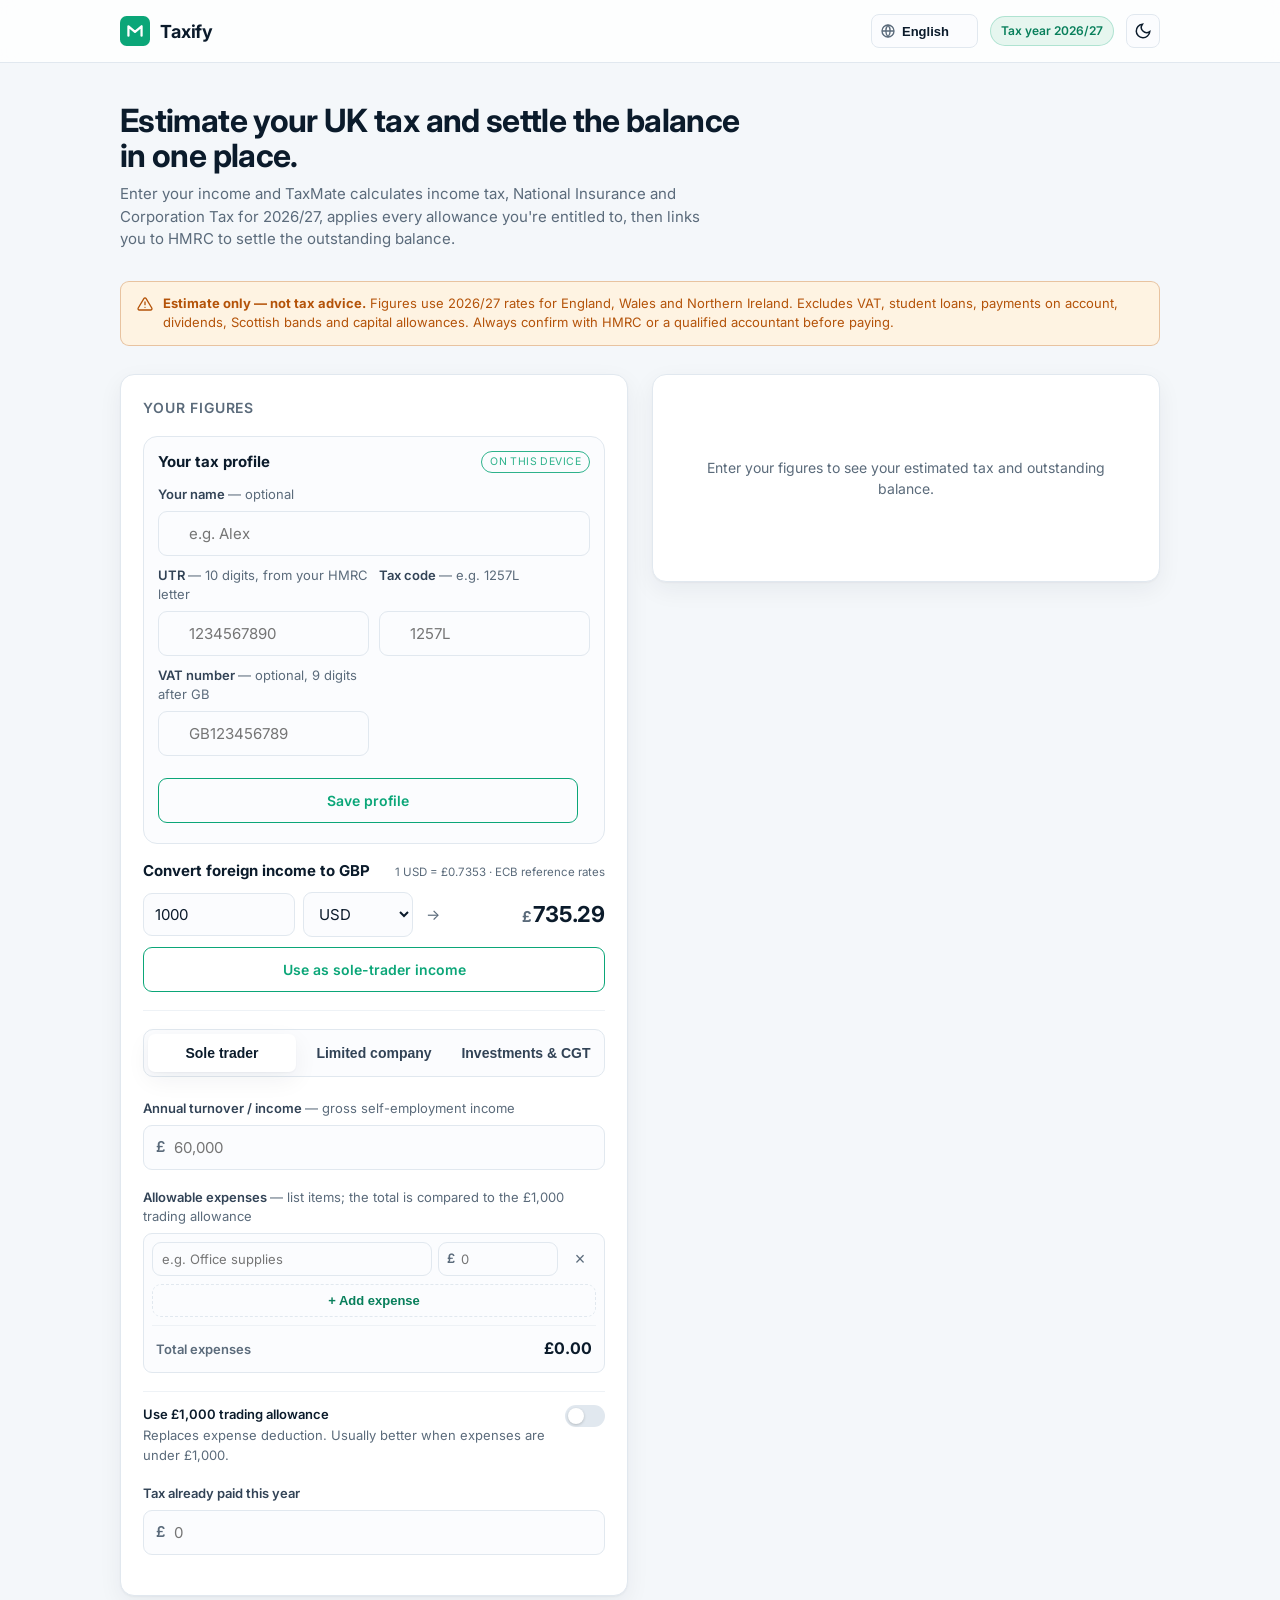
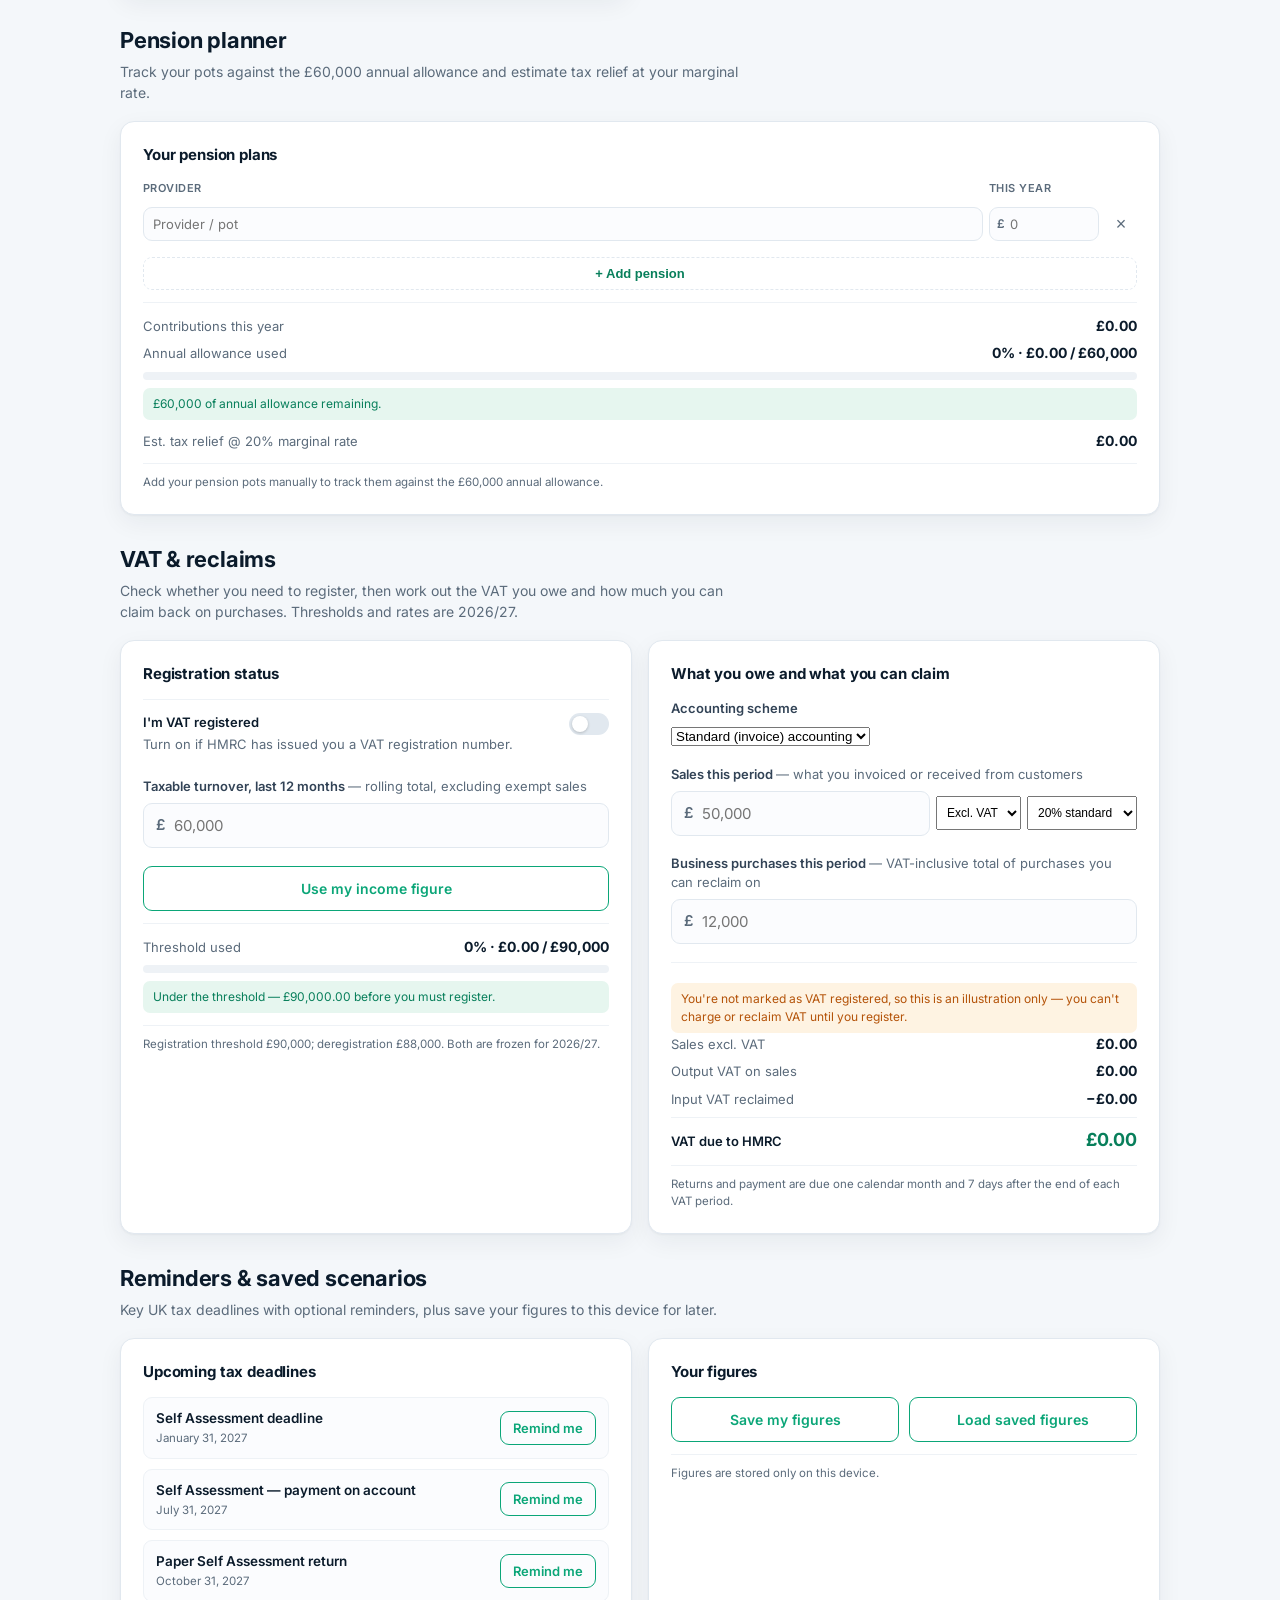
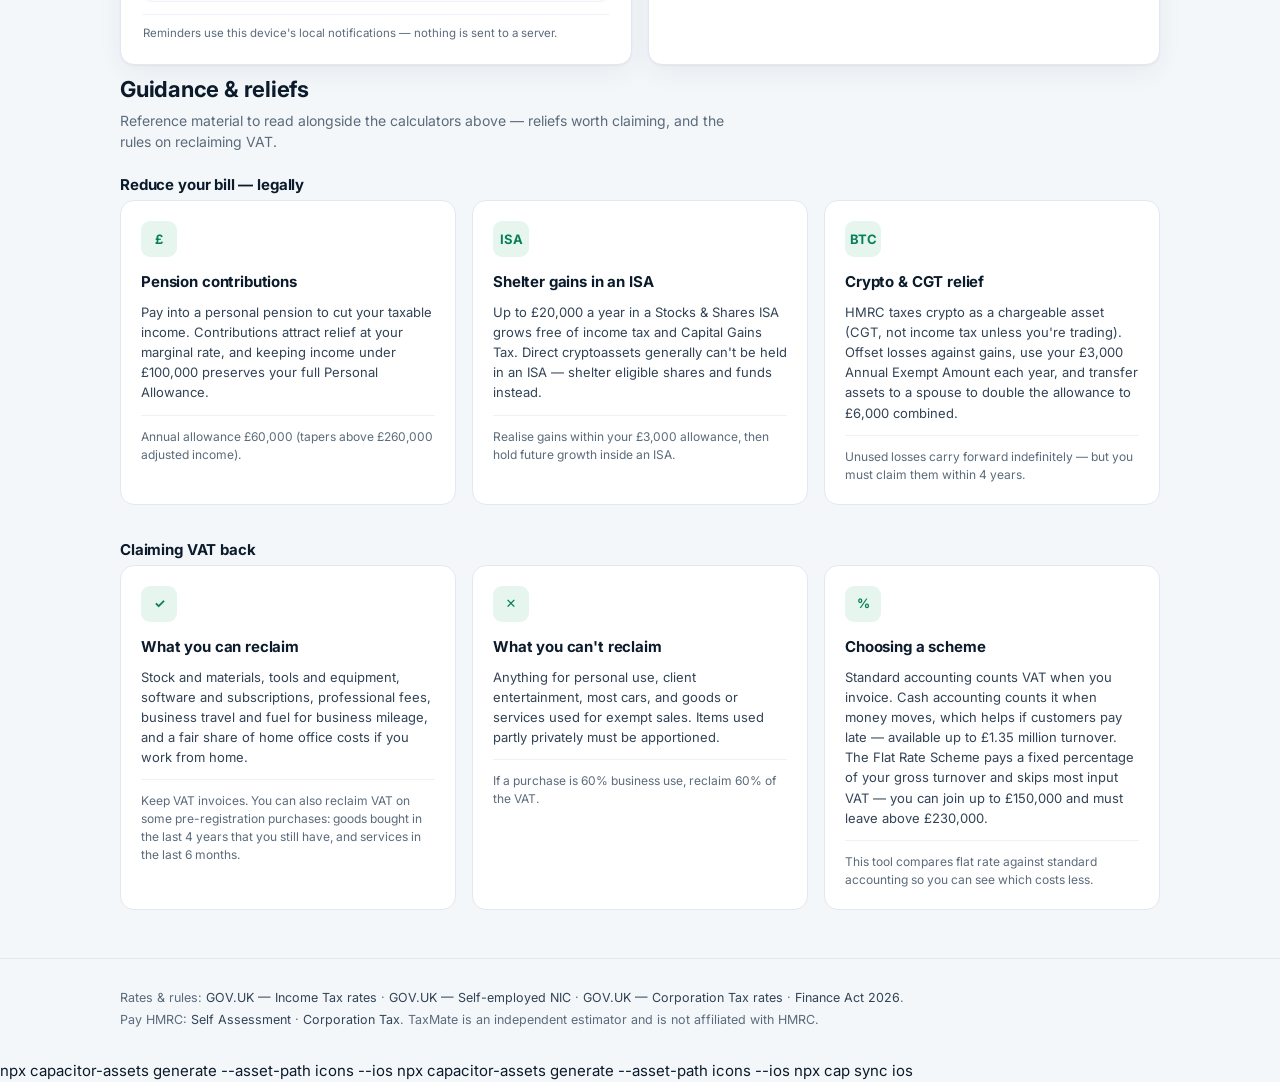
<file: index.html>
<!DOCTYPE html>
<html lang="en-GB">
<head>
<meta charset="UTF-8" />
<meta name="viewport" content="width=device-width, initial-scale=1.0, viewport-fit=cover">
<title>Taxify — UK Tax Estimator & Payment Hub</title>
<meta name="description" content="Estimate UK tax for sole traders and limited companies (2026/27) and generate a payment link for your outstanding balance." />
<link rel="preconnect" href="https://fonts.googleapis.com" />
<link rel="preconnect" href="https://fonts.gstatic.com" crossorigin />
<link href="https://fonts.googleapis.com/css2?family=Inter:wght@400;500;600;700&display=swap" rel="stylesheet" />
<link rel="stylesheet" href="styles.css" />
<link rel="icon" href="data:image/svg+xml,%3Csvg xmlns='http://www.w3.org/2000/svg' viewBox='0 0 32 32'%3E%3Crect width='32' height='32' rx='7' fill='%230BA678'/%3E%3Cpath d='M9 21V11l7 6 7-6v10' fill='none' stroke='%23fff' stroke-width='2.4' stroke-linecap='round' stroke-linejoin='round'/%3E%3C/svg%3E" />
<link rel="manifest" href="manifest.webmanifest" />
<meta name="theme-color" content="#0BA678" />
<link rel="apple-touch-icon" href="icons/apple-touch-icon.png" />
</head>
<body>
<header class="site">
  <div class="wrap header-row">
    <div class="brand">
      <svg viewBox="0 0 32 32" fill="none" aria-hidden="true">
        <rect width="32" height="32" rx="7" fill="var(--accent)"/>
        <path d="M9 21V11l7 6 7-6v10" fill="none" stroke="#fff" stroke-width="2.4" stroke-linecap="round" stroke-linejoin="round"/>
      </svg>
      <span class="brand-name">Taxify</span>
    </div>
    <div class="header-right">
      <div class="lang-wrap">
        <span class="lang-globe" aria-hidden="true">
          <svg viewBox="0 0 24 24" width="16" height="16" fill="none" stroke="currentColor" stroke-width="2"><circle cx="12" cy="12" r="9"/><path d="M3 12h18M12 3a14 14 0 0 1 0 18M12 3a14 14 0 0 0 0 18"/></svg>
        </span>
        <select id="langSelect" class="lang-select" data-i18n-aria="langLabel" aria-label="Choose language"></select>
      </div>
      <span class="badge" data-i18n="taxYear">Tax year 2026/27</span>
      <button class="theme-btn" id="themeBtn" data-i18n-aria="toggleTheme" aria-label="Toggle theme">
        <svg id="themeIcon" width="18" height="18" viewBox="0 0 24 24" fill="none" stroke="currentColor" stroke-width="2" stroke-linecap="round"><path d="M21 12.79A9 9 0 1 1 11.21 3 7 7 0 0 0 21 12.79z"/></svg>
      </button>
    </div>
  </div>
</header>

<main class="wrap">
  <section class="hero">
    <h1 data-i18n="heroTitle">Estimate your UK tax and settle the balance in one place.</h1>
    <p class="sub" data-i18n="heroSub">Enter your income and TaxMate calculates income tax, National Insurance and Corporation Tax for 2026/27, applies every allowance you're entitled to, then hands you a payment link for the outstanding balance.</p>
  </section>

  <div class="disclaimer">
    <svg width="16" height="16" viewBox="0 0 24 24" fill="none" stroke="currentColor" stroke-width="2" stroke-linecap="round"><path d="M10.29 3.86 1.82 18a2 2 0 0 0 1.71 3h16.94a2 2 0 0 0 1.71-3L13.71 3.86a2 2 0 0 0-3.42 0z"/><line x1="12" y1="9" x2="12" y2="13"/><line x1="12" y1="17" x2="12.01" y2="17"/></svg>
    <span data-i18n-html="disclaimer">Estimate only — not tax advice. Figures use 2026/27 rates for England, Wales and Northern Ireland. Excludes VAT, student loans, payments on account, dividends, Scottish bands and capital allowances. Always confirm with HMRC or a qualified accountant before paying.</span>
  </div>

  <div class="grid">
    <!-- INPUTS -->
    <section class="panel panel-pad">
      <h2 data-i18n="yourFigures">Your figures</h2>

      <!-- On-device tax profile (account) -->
      <div class="profile-card">
        <div class="profile-head">
          <h3 data-i18n="profileTitle">Your tax profile</h3>
          <span class="profile-tag" data-i18n="profileTag">On this device</span>
        </div>
        <div class="profile-grid">
          <div class="field">
            <label for="name-input"><span data-i18n="profileName">Your name</span> <span class="hint" data-i18n="profileNameHint">— optional</span></label>
            <input type="text" id="name-input" placeholder="e.g. Alex" autocomplete="name" />
          </div>
          <div class="field">
            <label for="utr-input"><span data-i18n="profileUtr">UTR</span> <span class="hint" data-i18n="profileUtrHint">— 10 digits, from your HMRC letter</span></label>
            <input type="text" id="utr-input" inputmode="numeric" pattern="[0-9]{10}" maxlength="10" placeholder="1234567890" autocomplete="off" />
          </div>
          <div class="field">
            <label for="taxcode-input"><span data-i18n="profileTaxCode">Tax code</span> <span class="hint" data-i18n="profileTaxCodeHint">— e.g. 1257L</span></label>
            <input type="text" id="taxcode-input" placeholder="1257L" autocomplete="off" />
          </div>
          <div class="field">
            <label for="vatno-input"><span data-i18n="profileVatNo">VAT number</span> <span class="hint" data-i18n="profileVatNoHint">optional, 9 digits after GB</span></label>
            <input type="text" id="vatno-input" placeholder="GB123456789" autocomplete="off" />
          </div>
        </div>
        <div class="profile-actions">
          <button type="button" class="btn ghost" id="saveProfile" data-i18n="saveProfile">Save profile</button>
          <span class="profile-status" id="profileStatus"></span>
        </div>
        <div class="profile-note" id="profileNote"></div>
      </div>

      <!-- Convert foreign income to GBP (live ECB rates) -->
      <div class="fx-top">
        <div class="fx-top-head">
          <h3 data-i18n="fxTitle">Convert foreign income to GBP</h3>
          <span class="fx-meta" id="fx-meta" data-i18n="fxLoading">Loading live rates…</span>
        </div>
        <div class="fx-row">
          <input type="number" id="fx-amount" value="1000" min="0" step="50" inputmode="numeric" data-i18n-aria="fxAmountAria" aria-label="Amount to convert" />
          <select id="fx-from" data-i18n-aria="fxFromAria" aria-label="From currency"></select>
          <span class="fx-arrow">→</span>
          <div class="fx-gbp"><span class="pre">£</span><span id="fx-result">0.00</span></div>
        </div>
        <button type="button" class="btn ghost" id="fx-use" data-i18n="fxUseSole">Use as my income</button>
      </div>

      <div class="seg" role="tablist" aria-label="Business type">
        <button id="tab-sole" class="active" role="tab" aria-selected="true" data-i18n="tabSole">Sole trader</button>
        <button id="tab-ltd" role="tab" aria-selected="false" data-i18n="tabLtd">Limited company</button>
        <button id="tab-inv" role="tab" aria-selected="false" data-i18n="tabInv">Investments &amp; CGT</button>
      </div>

      <!-- Sole trader fields -->
      <div id="fields-sole">
        <div class="field">
          <label for="income-sole"><span data-i18n="incomeSole">Annual turnover / income</span> <span class="hint" data-i18n="incomeSoleHint">— gross self-employment income</span></label>
          <div class="input-wrap"><span class="pre">£</span><input type="number" id="income-sole" min="0" step="100" placeholder="60,000" inputmode="numeric" /></div>
        </div>
        <div class="field">
          <label><span data-i18n="expensesLabel">Allowable expenses</span> <span class="hint" data-i18n="expensesHintSole">— list items; the total is compared to the £1,000 trading allowance</span></label>
          <div class="exp-table">
            <div class="exp-rows" id="exp-rows-sole"></div>
            <button type="button" class="exp-add" id="exp-add-sole" data-i18n="addExpense">+ Add expense</button>
            <div class="exp-foot">
              <span class="exp-total-label" data-i18n="totalExpenses">Total expenses</span>
              <span class="exp-total-val" id="exp-total-sole">£0.00</span>
            </div>
            <div class="exp-status" id="exp-status-sole"></div>
          </div>
        </div>
        <div class="rec-hint" id="ta-hint"></div>
        <div class="switch-row">
          <div class="txt">
            <b data-i18n="taToggle">Use £1,000 trading allowance</b>
            <span data-i18n="taToggleSub">Replaces expense deduction. Usually better when expenses are under £1,000.</span>
          </div>
          <label class="switch">
            <input type="checkbox" id="use-ta" />
            <span class="track"><span class="thumb"></span></span>
          </label>
        </div>
        <div class="field" style="margin-top:6px">
          <label for="paid-sole" data-i18n="paidSole">Tax already paid this year</label>
          <div class="input-wrap"><span class="pre">£</span><input type="number" id="paid-sole" min="0" step="100" placeholder="0" inputmode="numeric" /></div>
        </div>
      </div>

      <!-- Limited company fields -->
      <div id="fields-ltd" style="display:none">
        <div class="field">
          <label for="revenue-ltd"><span data-i18n="revenueLtd">Company revenue</span> <span class="hint" data-i18n="revenueLtdHint">— gross sales / turnover</span></label>
          <div class="input-wrap"><span class="pre">£</span><input type="number" id="revenue-ltd" min="0" step="100" placeholder="120,000" inputmode="numeric" /></div>
        </div>
        <div class="field">
          <label><span data-i18n="expensesLabel">Allowable expenses</span> <span class="hint" data-i18n="expensesHintLtd">— list items; the total reduces taxable profit</span></label>
          <div class="exp-table">
            <div class="exp-rows" id="exp-rows-ltd"></div>
            <button type="button" class="exp-add" id="exp-add-ltd" data-i18n="addExpense">+ Add expense</button>
            <div class="exp-foot">
              <span class="exp-total-label" data-i18n="totalExpenses">Total expenses</span>
              <span class="exp-total-val" id="exp-total-ltd">£0.00</span>
            </div>
          </div>
        </div>
        <div class="field">
          <label for="paid-ltd" data-i18n="paidLtd">Corporation Tax already paid</label>
          <div class="input-wrap"><span class="pre">£</span><input type="number" id="paid-ltd" min="0" step="100" placeholder="0" inputmode="numeric" /></div>
        </div>
      </div>

      <!-- Investments & CGT fields -->
      <div id="fields-inv" style="display:none">
        <div class="field">
          <label for="gains-inv"><span data-i18n="gainsInv">Total capital gains this year</span> <span class="hint" data-i18n="gainsInvHint">— crypto, shares, funds disposed</span></label>
          <div class="input-wrap"><span class="pre">£</span><input type="number" id="gains-inv" min="0" step="100" placeholder="20,000" inputmode="numeric" /></div>
        </div>
        <div class="field">
          <label for="losses-inv"><span data-i18n="lossesInv">Capital losses this year</span> <span class="hint" data-i18n="lossesInvHint">— offsets gains before the £3,000 allowance</span></label>
          <div class="input-wrap"><span class="pre">£</span><input type="number" id="losses-inv" min="0" step="100" placeholder="2,000" inputmode="numeric" /></div>
        </div>
        <div class="field">
          <label for="other-inc-inv"><span data-i18n="otherIncInv">Your other income</span> <span class="hint" data-i18n="otherIncInvHint">— salary/trading profits, sets your CGT band</span></label>
          <div class="input-wrap"><span class="pre">£</span><input type="number" id="other-inc-inv" min="0" step="100" placeholder="35,000" inputmode="numeric" /></div>
        </div>
        <div class="field">
          <label for="paid-inv" data-i18n="paidInv">CGT already paid</label>
          <div class="input-wrap"><span class="pre">£</span><input type="number" id="paid-inv" min="0" step="100" placeholder="0" inputmode="numeric" /></div>
        </div>
      </div>
    </section>

    <!-- RESULTS -->
    <section class="results">
      <div class="panel panel-pad" id="results">
        <div class="empty-state" id="emptyState" data-i18n="emptyState">Enter your figures to see your estimated tax and outstanding balance.</div>
      </div>
    </section>
  </div>

  <!-- Tools & connections -->
  <section class="tools">
    <h2 class="tips-title" data-i18n="toolsTitle">Tools &amp; connections</h2>
    <p class="tips-sub" data-i18n="toolsSub">The pension planner tracks your pots against the £60,000 annual allowance and estimates tax relief at your marginal rate. Live provider connections are on the roadmap — add your pots manually for now.</p>
    <div class="tool-grid single">
      <div class="card panel-pad">
        <h3 data-i18n="pensionPlans">Your pension plans</h3>
        <div class="pp-rows" id="pp-rows"></div>
        <button type="button" class="exp-add" id="pp-add" data-i18n="addPension">+ Add pension</button>
        <div class="pp-totals" id="pp-totals"></div>
        <div class="pp-note" data-i18n="pensionNote">Add your pension pots manually to track them against the £60,000 annual allowance.</div>
      </div>
    </div>
  </section>
  <!-- VAT & reclaims -->
  <section class="tools" id="vat-section">
    <h2 class="tips-title" data-i18n="vatTitle">VAT &amp; reclaims</h2>
    <p class="tips-sub" data-i18n="vatSub">Check whether you need to register, then work out the VAT you owe and how much you can claim back on purchases. Thresholds and rates are 2026/27.</p>
    <div class="tool-grid">

      <!-- Registration status -->
      <div class="card panel-pad">
        <h3 data-i18n="vatStatusTitle">Registration status</h3>
        <div class="switch-row">
          <div class="txt">
            <b data-i18n="vatRegToggle">I'm VAT registered</b>
            <span data-i18n="vatRegToggleSub">Turn on if HMRC has issued you a VAT registration number.</span>
          </div>
          <label class="switch">
            <input type="checkbox" id="vat-registered" />
            <span class="track"><span class="thumb"></span></span>
          </label>
        </div>
        <div class="field" style="margin-top:10px">
          <label for="vat-turnover"><span data-i18n="vatTurnoverLabel">Taxable turnover, last 12 months</span> <span class="hint" data-i18n="vatTurnoverHint">rolling total, excluding exempt sales</span></label>
          <div class="input-wrap"><span class="pre">£</span><input type="number" id="vat-turnover" min="0" step="1000" placeholder="60,000" inputmode="numeric" /></div>
        </div>
        <button type="button" class="btn ghost" id="vat-use-income" data-i18n="vatUseIncome">Use my income figure</button>
        <div class="pp-totals" id="vat-threshold-out"></div>
      </div>

      <!-- VAT calculator -->
      <div class="card panel-pad">
        <h3 data-i18n="vatCalcTitle">What you owe and what you can claim</h3>
        <div class="field">
          <label for="vat-scheme" data-i18n="vatSchemeLabel">VAT scheme</label>
          <select id="vat-scheme">
            <option value="standard" data-i18n="vatSchemeStandard">Standard (invoice) accounting</option>
            <option value="cash" data-i18n="vatSchemeCash">Cash accounting</option>
            <option value="flat" data-i18n="vatSchemeFlat">Flat Rate Scheme</option>
          </select>
        </div>

        <!-- Standard / cash inputs -->
        <div id="vat-standard-fields">
          <div class="field">
            <label for="vat-sales"><span data-i18n="vatSalesLabel">Your sales</span> <span class="hint" data-i18n="vatSalesHint">what you invoiced customers</span></label>
            <div class="vat-inline">
              <div class="input-wrap"><span class="pre">£</span><input type="number" id="vat-sales" min="0" step="500" placeholder="50,000" inputmode="numeric" /></div>
              <select id="vat-sales-basis" data-i18n-aria="vatBasisAria" aria-label="Sales figure basis">
                <option value="net" data-i18n="vatBasisNet">excludes VAT</option>
                <option value="gross" data-i18n="vatBasisGross">includes VAT</option>
              </select>
              <select id="vat-sales-rate" data-i18n-aria="vatRateAria" aria-label="VAT rate on sales">
                <option value="0.2" data-i18n="vatRate20">Standard 20%</option>
                <option value="0.05" data-i18n="vatRate5">Reduced 5%</option>
                <option value="0" data-i18n="vatRate0">Zero rated 0%</option>
              </select>
            </div>
          </div>
          <div class="field">
            <label for="vat-purchases"><span data-i18n="vatPurchasesLabel">VAT-bearing purchases</span> <span class="hint" data-i18n="vatPurchasesHint">total you paid including VAT, business use only</span></label>
            <div class="input-wrap"><span class="pre">£</span><input type="number" id="vat-purchases" min="0" step="500" placeholder="12,000" inputmode="numeric" /></div>
          </div>
        </div>

        <!-- Flat rate inputs -->
        <div id="vat-flat-fields" style="display:none">
          <div class="field">
            <label for="vat-sector"><span data-i18n="vatSectorLabel">Your trade sector</span> <span class="hint" data-i18n="vatSectorHint">HMRC sets the percentage for each sector</span></label>
            <select id="vat-sector"></select>
          </div>
          <div class="field">
            <label for="vat-flat-turnover"><span data-i18n="vatFlatTurnoverLabel">Flat rate turnover</span> <span class="hint" data-i18n="vatFlatTurnoverHint">your sales including the VAT you charged</span></label>
            <div class="vat-inline">
              <div class="input-wrap"><span class="pre">£</span><input type="number" id="vat-flat-turnover" min="0" step="500" placeholder="60,000" inputmode="numeric" /></div>
              <select id="vat-flat-basis" data-i18n-aria="vatBasisAria" aria-label="Turnover figure basis">
                <option value="gross" data-i18n="vatBasisGross">includes VAT</option>
                <option value="net" data-i18n="vatBasisNet">excludes VAT</option>
              </select>
            </div>
          </div>
          <div class="switch-row">
            <div class="txt">
              <b data-i18n="vatFirstYear">First year of VAT registration</b>
              <span data-i18n="vatFirstYearSub">Takes 1% off your flat rate until your first anniversary.</span>
            </div>
            <label class="switch">
              <input type="checkbox" id="vat-first-year" />
              <span class="track"><span class="thumb"></span></span>
            </label>
          </div>
          <div class="switch-row">
            <div class="txt">
              <b data-i18n="vatLimitedCost">Limited cost business</b>
              <span data-i18n="vatLimitedCostSub">Goods cost under 2% of turnover, or under £1,000 a year. Forces the 16.5% rate.</span>
            </div>
            <label class="switch">
              <input type="checkbox" id="vat-limited-cost" />
              <span class="track"><span class="thumb"></span></span>
            </label>
          </div>
        </div>

        <div class="pp-totals" id="vat-calc-out"></div>
        <div class="pp-note" id="vat-calc-note" data-i18n="vatDeadlineNote">VAT returns and payment are usually due one calendar month and 7 days after the end of each accounting period.</div>
      </div>
    </div>

  </section>

  <!-- Reminders & saved scenarios -->
  <section class="tools">
    <h2 class="tips-title" data-i18n="remindersTitle">Reminders &amp; saved scenarios</h2>
    <p class="tips-sub" data-i18n="remindersSub">Key UK tax deadlines with optional reminders, plus save your figures to this device for later.</p>
    <div class="tool-grid">
      <div class="card panel-pad">
        <h3 data-i18n="deadlinesTitle">Upcoming tax deadlines</h3>
        <ul class="deadlines" id="deadlineList"></ul>
        <div class="pp-note" data-i18n="deadlinesNote">Reminders use this device's local notifications — nothing is sent to a server.</div>
      </div>
      <div class="card panel-pad">
        <h3 data-i18n="yourFigures">Your figures</h3>
        <div class="save-row">
          <button type="button" class="btn ghost" id="saveFigures" data-i18n="saveFiguresBtn">Save my figures</button>
          <button type="button" class="btn ghost" id="loadFigures" data-i18n="loadFiguresBtn">Load saved figures</button>
        </div>
        <div class="pp-note" id="saveStatus" data-i18n="figuresStoredNote">Figures are stored only on this device.</div>
      </div>
    </div>
  </section>

  <!-- Guidance & reliefs (reference material) -->
  <section class="tips" id="guide-section">
    <h2 class="tips-title" data-i18n="guideTitle">Guidance &amp; reliefs</h2>
    <p class="tips-sub" data-i18n="guideSub">Reference material to read alongside the calculators above — reliefs worth claiming, and the rules on reclaiming VAT.</p>
    <h3 class="guide-group" data-i18n="tipsTitle">Reduce your bill — legally</h3>
    <div class="tip-cards" id="tipCards">
      <article class="tip-card" id="tip-pension">
        <div class="tip-icon">£</div>
        <h3 data-i18n="tipPensionTitle">Pension contributions</h3>
        <p id="tip-pension-body" class="tip-body" data-i18n="tipPensionBody">Pay into a personal pension to cut your taxable income. Contributions attract relief at your marginal rate, and keeping income under £100,000 preserves your full Personal Allowance.</p>
        <div class="tip-note" data-i18n="tipPensionNote">Annual allowance £60,000 (tapers above £260,000 adjusted income).</div>
      </article>
      <article class="tip-card" id="tip-isa">
        <div class="tip-icon">ISA</div>
        <h3 data-i18n="tipIsaTitle">Shelter gains in an ISA</h3>
        <p class="tip-body" data-i18n="tipIsaBody">Up to £20,000 a year in a Stocks &amp; Shares ISA grows free of income tax and Capital Gains Tax — dividends and disposals inside the wrapper never touch your £3,000 CGT allowance or your tax bands. Direct cryptoassets generally can’t be held in an ISA, so shelter eligible shares and funds instead.</p>
        <div class="tip-note" data-i18n="tipIsaNote">“Bed &amp; ISA”: realise gains within your £3,000 allowance, then hold future growth inside an ISA — repurchases made inside an ISA fall outside the 30-day matching rules.</div>
      </article>
      <article class="tip-card" id="tip-crypto">
        <div class="tip-icon">BTC</div>
        <h3 data-i18n="tipCryptoTitle">Crypto &amp; CGT relief</h3>
        <p class="tip-body" data-i18n="tipCryptoBody">HMRC taxes crypto as a chargeable asset (CGT, not income tax unless you’re trading). Offset losses against gains, use your £3,000 Annual Exempt Amount each year, and transfer assets to a spouse to double the allowance to £6,000 combined.</p>
        <div class="tip-note" data-i18n="tipCryptoNote">Unused losses carry forward indefinitely — but you must claim them to HMRC (form SA108) within 4 years of the disposal; once claimed, they offset future gains.</div>
      </article>
    </div>
    <h3 class="guide-group" data-i18n="guideVatGroup">Claiming VAT back</h3>
    <div class="tip-cards">
      <article class="tip-card">
        <div class="tip-icon">✓</div>
        <h3 data-i18n="vatCanTitle">What you can reclaim</h3>
        <p class="tip-body" data-i18n="vatCanBody">Stock and materials, tools and equipment, software and subscriptions, professional fees, business travel and fuel for business mileage, and a fair share of home office costs if you work from home.</p>
        <div class="tip-note" data-i18n="vatCanNote">Keep VAT invoices. You can also reclaim VAT on some pre-registration purchases: goods bought in the last 4 years that you still have, and services in the last 6 months.</div>
      </article>
      <article class="tip-card">
        <div class="tip-icon">✕</div>
        <h3 data-i18n="vatCantTitle">What you can't reclaim</h3>
        <p class="tip-body" data-i18n="vatCantBody">Anything for personal use, client entertainment, most cars, and goods or services used for exempt sales. Items used partly privately must be apportioned.</p>
        <div class="tip-note" data-i18n="vatCantNote">If a purchase is 60% business use, reclaim 60% of the VAT.</div>
      </article>
      <article class="tip-card">
        <div class="tip-icon">%</div>
        <h3 data-i18n="vatSchemesTitle">Choosing a scheme</h3>
        <p class="tip-body" data-i18n="vatSchemesBody">Standard accounting counts VAT when you invoice. Cash accounting counts it when money moves, which helps if customers pay late — available up to £1.35 million turnover. The Flat Rate Scheme pays a fixed percentage of your gross turnover and skips most input VAT — you can join up to £150,000 and must leave above £230,000.</p>
        <div class="tip-note" data-i18n="vatSchemesNote">This tool compares flat rate against standard accounting so you can see which costs less.</div>
      </article>
    </div>
  </section>
</main>

<!-- Mock checkout removed for App Store version -->

<footer class="site">
  <div class="wrap">
    <div class="srcs">
      Rates &amp; rules: <a href="https://www.gov.uk/income-tax-rates" target="_blank" rel="noopener">GOV.UK — Income Tax rates</a> ·
      <a href="https://www.gov.uk/self-employed-national-insurance-rates" target="_blank" rel="noopener">GOV.UK — Self-employed NIC</a> ·
      <a href="https://www.gov.uk/government/publications/rates-and-allowances-corporation-tax/rates-and-allowances-corporation-tax" target="_blank" rel="noopener">GOV.UK — Corporation Tax rates</a> ·
      <a href="https://www.legislation.gov.uk/ukpga/2026/11/part/1/crossheading/corporation-tax-charge-and-rates/enacted" target="_blank" rel="noopener">Finance Act 2026</a>.<br/>
      Pay HMRC: <a href="https://www.gov.uk/pay-self-assessment-tax-bill" target="_blank" rel="noopener">Self Assessment</a> ·
      <a href="https://www.gov.uk/pay-corporation-tax" target="_blank" rel="noopener">Corporation Tax</a>. TaxMate is an independent estimator and is not affiliated with HMRC.
    </div>
  </div>
</footer>

<script src="tax.js"></script>
<script src="lang.js"></script>
<script src="app.js"></script>
<script>
  if ('serviceWorker' in navigator) {
    window.addEventListener('load', function () {
      navigator.serviceWorker.register('sw.js').catch(function () {});
    });
  }
</script>
<script data-pplx-inline-edit>
(function () {
  if (window === window.top) return;

  const allowedParentOrigins = ["https://www.perplexity.ai","https://perplexity.ai","https://testing.perplexity.ai","https://staging.perplexity.ai","https://*.preview.i.perplexity.ai","http://perplexity.localhost","http://localhost:1420","http://127.0.0.1:1420","http://localhost:3000","http://127.0.0.1:3000","http://localhost:5173","http://127.0.0.1:5173"];
  const MAX_FONT_BYTES = 500 * 1024;
  const MAX_TOTAL_FONT_BYTES = 2 * 1024 * 1024;
  let scrollForwarding = false;
  let scrollRaf = 0;
  let trustedTopOrigin = null;

  // Allow entries like "https://*.preview.i.perplexity.ai" — the wildcard
  // matches a single DNS label (no dots), so "https://*.foo" cannot stretch
  // across multiple labels.
  function matchesAllowedOrigin(origin) {
    if (!origin) return false;
    for (const entry of allowedParentOrigins) {
      if (!entry.includes("*")) {
        if (entry === origin) return true;
        continue;
      }
      const pattern = new RegExp(
        "^" +
          entry.replace(/[.+?^${}()|[\]\\]/g, "\\$&").replace(/\*/g, "[^.]+") +
          "$",
      );
      if (pattern.test(origin)) return true;
    }
    return false;
  }

  // Trust decision: when the sender is same-origin-visible (event.origin is a
  // real origin like https://www.perplexity.ai) we trust event.origin directly.
  // When event.origin is "null" (opaque broker srcdoc), we fall back to the
  // broker's stamped `parentOrigin` to identify the top window. The fallback
  // is claim-only — we rely on the browser's native `targetOrigin` enforcement
  // on the response path (see postToTrustedTop) to ensure replies can't be
  // delivered to anyone but the actual top window of that claimed origin.
  function getTrustedParentOrigin(event) {
    const forwardedParentOrigin =
      typeof event.data.parentOrigin === "string" ? event.data.parentOrigin : null;
    const parentOrigin = event.origin === "null" ? forwardedParentOrigin : event.origin;
    return matchesAllowedOrigin(parentOrigin) ? parentOrigin : null;
  }

  // All responses go to window.top with targetOrigin = the allowlisted origin.
  // An attacker that iframes us inside their own null-origin broker can claim
  // any parentOrigin they like, but the browser will drop the reply whenever
  // the real top's origin doesn't match — so the screenshot never leaves.
  function postToTrustedTop(message) {
    if (!trustedTopOrigin) return;
    try {
      window.top.postMessage(message, trustedTopOrigin);
    } catch (_error) {}
  }

  function inlineAll(original, clone) {
    if (original.nodeType !== 1 || clone.nodeType !== 1) return;

    try {
      const computedStyle = getComputedStyle(original);
      // cssText on a computed style is the serialized declaration in modern
      // Chromium/Safari — a single read beats enumerating ~400 longhand
      // properties. Firefox returns "" here, so we fall back on empty.
      const serialized = computedStyle.cssText;
      if (serialized) {
        clone.style.cssText = serialized;
      } else {
        const parts = new Array(computedStyle.length);
        for (let index = 0; index < computedStyle.length; index += 1) {
          const property = computedStyle[index];
          parts[index] = `${property}:${computedStyle.getPropertyValue(property)};`;
        }
        clone.style.cssText = parts.join("");
      }
    } catch (_error) {}

    const originalChildren = original.children;
    const clonedChildren = clone.children;
    for (
      let index = 0;
      index < originalChildren.length && index < clonedChildren.length;
      index += 1
    ) {
      inlineAll(originalChildren[index], clonedChildren[index]);
    }
  }

  function extractFontUrl(srcValue) {
    const matches = [
      ...srcValue.matchAll(
        /url\(["']?([^"')]+)["']?\)(?:\s*format\(["']?([^"')]+)["']?\))?/gi,
      ),
    ];
    if (matches.length === 0) return null;
    const woff2 = matches.find((m) => m[2] && m[2].toLowerCase().includes("woff2"));
    if (woff2) return woff2[1];
    const woff = matches.find((m) => m[2] && m[2].toLowerCase().includes("woff"));
    if (woff) return woff[1];
    return matches[0][1];
  }

  // Cache resolved font URL -> data URI across captures. Fonts on a page
  // essentially never change, and a batch run emits multiple captures back to
  // back — without this we'd refetch + re-base64 every time.
  const fontDataUriCache = new Map();
  const SRC_DECLARATION_RE = /src\s*:\s*[^;}]+/i;

  async function fetchAsDataUri(url) {
    if (fontDataUriCache.has(url)) return fontDataUriCache.get(url);
    let dataUri = null;
    try {
      const response = await fetch(url, { mode: "cors", credentials: "omit" });
      if (response.ok) {
        const blob = await response.blob();
        if (blob.size <= MAX_FONT_BYTES) {
          dataUri = await new Promise((resolve) => {
            const reader = new FileReader();
            reader.onloadend = () =>
              resolve(typeof reader.result === "string" ? reader.result : null);
            reader.onerror = () => resolve(null);
            reader.readAsDataURL(blob);
          });
        }
      }
    } catch (_error) {
      dataUri = null;
    }
    fontDataUriCache.set(url, dataUri);
    return dataUri;
  }

  function collectFontFaceRuleTexts() {
    const rules = [];
    for (const sheet of document.styleSheets) {
      let cssRules;
      try {
        cssRules = sheet.cssRules;
      } catch (_error) {
        continue;
      }
      if (!cssRules) continue;
      for (const rule of cssRules) {
        const cssText = rule.cssText || "";
        if (cssText.startsWith("@font-face")) rules.push(cssText);
      }
    }
    return rules;
  }

  async function buildInlinedFontCss() {
    const ruleTexts = collectFontFaceRuleTexts();
    if (ruleTexts.length === 0) return null;

    const resolved = ruleTexts.map((cssText) => {
      if (!SRC_DECLARATION_RE.test(cssText)) return null;
      const srcMatch = cssText.match(/src\s*:\s*([^;}]+)[;}]/i);
      if (!srcMatch) return null;
      const url = extractFontUrl(srcMatch[1]);
      if (!url) return null;
      try {
        return { cssText, url: new URL(url, document.baseURI).href };
      } catch (_error) {
        return null;
      }
    });

    const dataUris = await Promise.all(
      resolved.map((entry) => (entry ? fetchAsDataUri(entry.url) : Promise.resolve(null))),
    );

    const inlined = [];
    let totalBytes = 0;
    for (let index = 0; index < resolved.length; index += 1) {
      const entry = resolved[index];
      const dataUri = dataUris[index];
      if (!entry || !dataUri) continue;
      const approxBytes = dataUri.length * 0.75;
      if (totalBytes + approxBytes > MAX_TOTAL_FONT_BYTES) break;
      totalBytes += approxBytes;
      inlined.push(entry.cssText.replace(SRC_DECLARATION_RE, `src: url("${dataUri}")`));
    }
    return inlined.length > 0 ? inlined.join("\n") : null;
  }

  function stripExternal(clone) {
    const images = clone.querySelectorAll("img");
    for (let index = 0; index < images.length; index += 1) {
      const src = images[index].getAttribute("src");
      if (src && !src.startsWith("data:")) images[index].removeAttribute("src");
    }

    const elements = clone.querySelectorAll("*");
    for (let index = 0; index < elements.length; index += 1) {
      const style = elements[index].style.cssText;
      if (style && style.includes("url(")) {
        elements[index].style.cssText = style.replace(
          /url\(["']?(?!data:)[^)"']*["']?\)/gi,
          "none",
        );
      }
    }
  }

  function emitScroll() {
    scrollRaf = 0;
    if (!scrollForwarding) return;
    postToTrustedTop({
      type: "INLINE_EDIT_SCROLL",
      scrollX: window.scrollX,
      scrollY: window.scrollY,
    });
  }

  window.addEventListener(
    "scroll",
    function () {
      if (!scrollForwarding || scrollRaf) return;
      scrollRaf = requestAnimationFrame(emitScroll);
    },
    { passive: true, capture: true },
  );

  async function handleCaptureRequest(event) {
    const requestId = event.data.requestId;
    const scrollX = window.scrollX;
    const scrollY = window.scrollY;
    const width = window.innerWidth;
    const height = window.innerHeight;

    function postResult(dataUrl) {
      postToTrustedTop({
        type: "INLINE_EDIT_SCREENSHOT_RESULT",
        requestId,
        dataUrl,
        scrollX,
        scrollY,
      });
    }

    try {
      // Wait for any pending web fonts to resolve so both inline metrics and
      // the @font-face inlining below see the same loaded faces.
      if (document.fonts && document.fonts.ready) {
        try {
          await document.fonts.ready;
        } catch (_error) {}
      }

      const clone = document.documentElement.cloneNode(true);
      inlineAll(document.documentElement, clone);

      const removedNodes = clone.querySelectorAll("script,link[rel=\"stylesheet\"],style");
      for (let index = 0; index < removedNodes.length; index += 1) {
        removedNodes[index].remove();
      }

      stripExternal(clone);

      // Re-embed web fonts as data-URI @font-face rules so the SVG rasterizer
      // can resolve them — external font URLs aren't fetched during
      // foreignObject rendering, which would otherwise force a fallback face
      // and change text metrics.
      const inlinedFontCss = await buildInlinedFontCss();
      if (inlinedFontCss) {
        const styleEl = document.createElement("style");
        styleEl.textContent = inlinedFontCss;
        const head = clone.querySelector("head");
        if (head) head.appendChild(styleEl);
        else clone.insertBefore(styleEl, clone.firstChild);
      }

      const html = new XMLSerializer().serializeToString(clone);
      const svg =
        `<svg xmlns="http://www.w3.org/2000/svg" width="${width}" height="${height}">` +
        '<foreignObject width="100%" height="100%">' +
        `<div xmlns="http://www.w3.org/1999/xhtml" style="width:${width}px;height:${height}px;overflow:hidden">` +
        `<div style="position:relative;left:-${scrollX}px;top:-${scrollY}px">` +
        html +
        "</div></div></foreignObject></svg>";
      const svgUrl = `data:image/svg+xml;charset=utf-8,${encodeURIComponent(svg)}`;
      const image = new Image();
      image.onload = function () {
        const canvas = document.createElement("canvas");
        canvas.width = width;
        canvas.height = height;
        canvas.getContext("2d").drawImage(image, 0, 0);
        postResult(canvas.toDataURL("image/png"));
      };
      image.onerror = function () {
        postResult(null);
      };
      image.src = svgUrl;
    } catch (_error) {
      postResult(null);
    }
  }

  window.addEventListener("message", function (event) {
    if (!event.data) return;
    // Only accept messages from the direct parent frame. Blocks sibling /
    // unrelated-window postMessage senders that could otherwise reach us.
    if (event.source !== window.parent) return;

    const trustedParentOrigin = getTrustedParentOrigin(event);
    if (!trustedParentOrigin) return;
    trustedTopOrigin = trustedParentOrigin;

    if (event.data.type === "INLINE_EDIT_SCROLL_START") {
      scrollForwarding = true;
      emitScroll();
      return;
    }

    if (event.data.type === "INLINE_EDIT_SCROLL_STOP") {
      scrollForwarding = false;
      if (scrollRaf) cancelAnimationFrame(scrollRaf);
      scrollRaf = 0;
      return;
    }

    if (event.data.type !== "INLINE_EDIT_CAPTURE_REQUEST") return;

    handleCaptureRequest(event);
  });
})();


</script></body>
</html>
npx capacitor-assets generate --asset-path icons --ios

npx capacitor-assets generate --asset-path icons --ios

npx cap sync ios
</file>
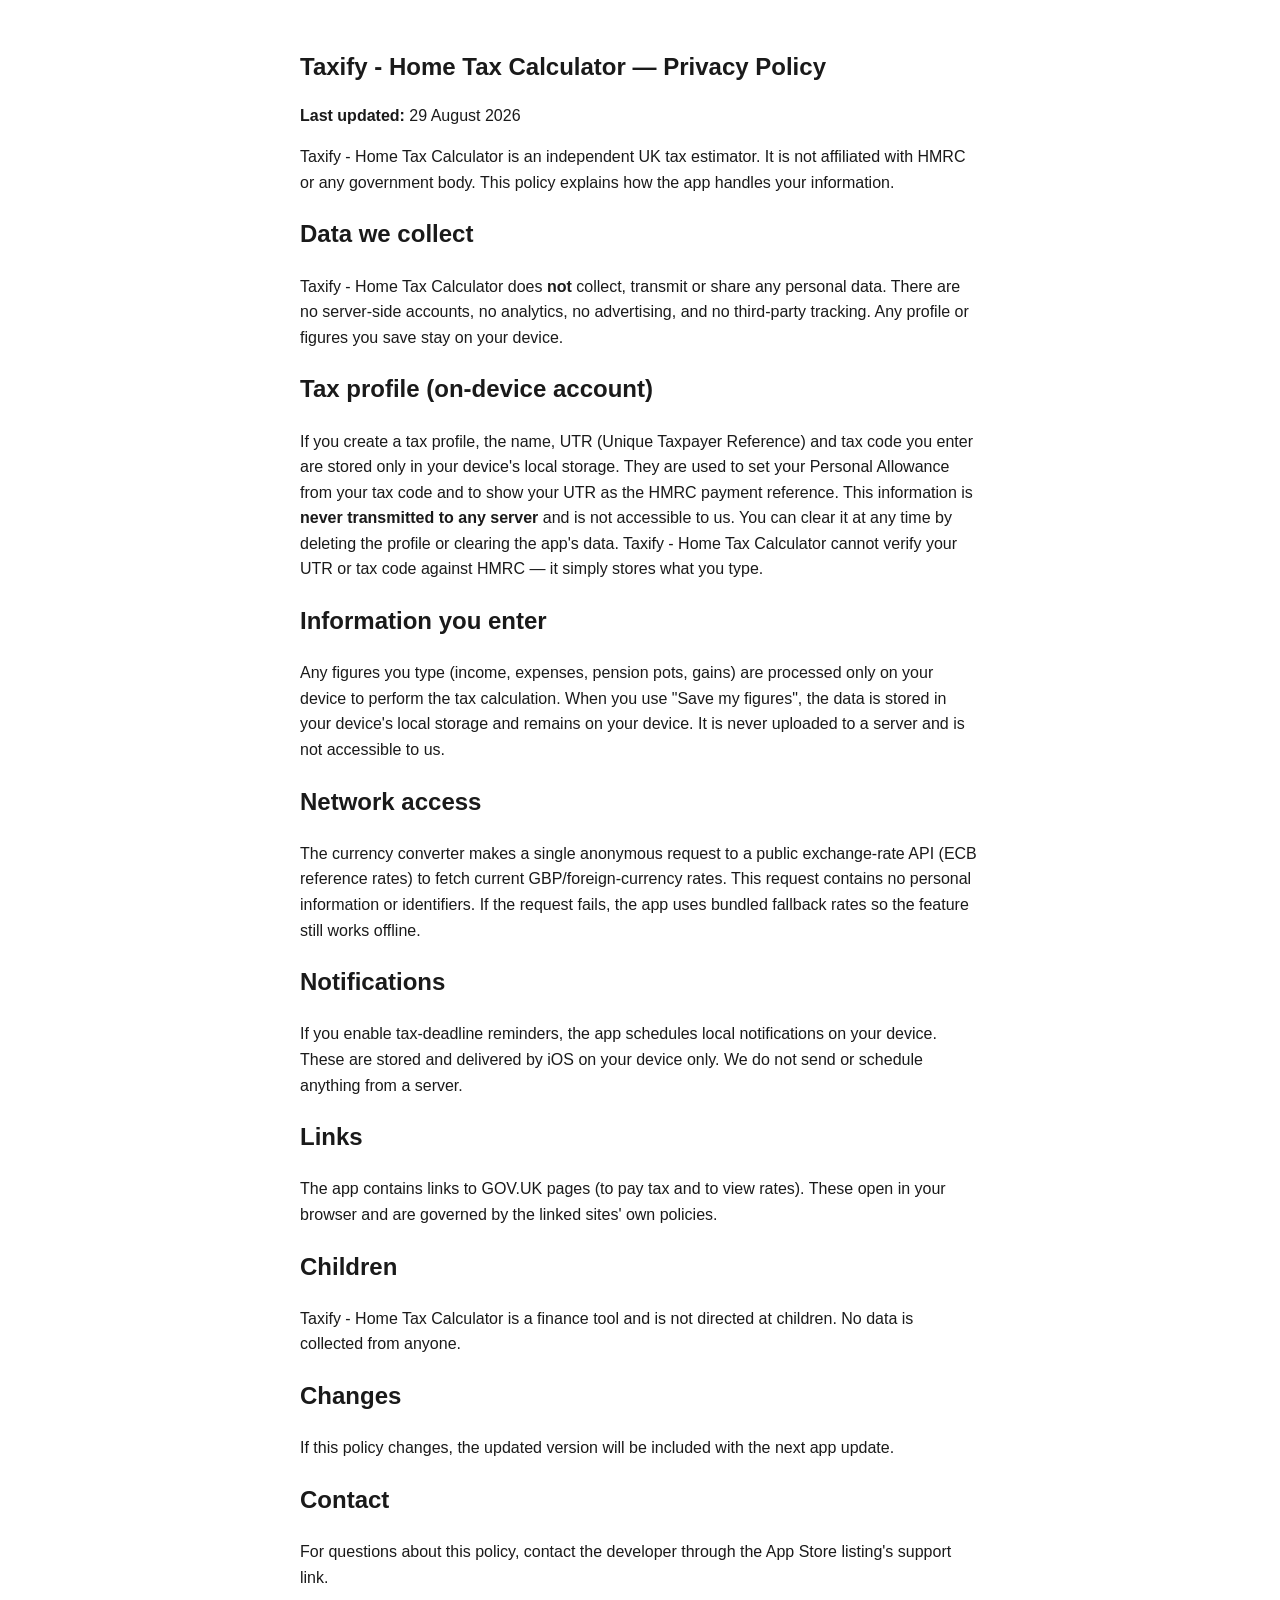
<file: privacy.html>
<!DOCTYPE html>
<html lang="en-GB">
<head>
<meta charset="UTF-8" />
<meta name="viewport" content="width=device-width, initial-scale=1.0" />
<title>Taxify - Home Tax Calculator  — Privacy Policy</title>
<style>
  body { font-family: -apple-system, "Segoe UI", Roboto, Arial, sans-serif; max-width: 680px; margin: 0 auto; padding: 32px 18px; line-height: 1.6; color: #1a1a1a; }
  h1 { font-size: 24px; }
  a { color: #0BA678; }
</style>
</head>
<body>
  <h1>Taxify - Home Tax Calculator — Privacy Policy</h1>
  <p><strong>Last updated:</strong> 29 August 2026</p>

  <p>Taxify - Home Tax Calculator is an independent UK tax estimator. It is not affiliated with HMRC or any government body. This policy explains how the app handles your information.</p>

  <h2>Data we collect</h2>
  <p>Taxify - Home Tax Calculator does <strong>not</strong> collect, transmit or share any personal data. There are no server-side accounts, no analytics, no advertising, and no third-party tracking. Any profile or figures you save stay on your device.</p>

  <h2>Tax profile (on-device account)</h2>
  <p>If you create a tax profile, the name, UTR (Unique Taxpayer Reference) and tax code you enter are stored only in your device's local storage. They are used to set your Personal Allowance from your tax code and to show your UTR as the HMRC payment reference. This information is <strong>never transmitted to any server</strong> and is not accessible to us. You can clear it at any time by deleting the profile or clearing the app's data. Taxify - Home Tax Calculator cannot verify your UTR or tax code against HMRC — it simply stores what you type.</p>

  <h2>Information you enter</h2>
  <p>Any figures you type (income, expenses, pension pots, gains) are processed only on your device to perform the tax calculation. When you use "Save my figures", the data is stored in your device's local storage and remains on your device. It is never uploaded to a server and is not accessible to us.</p>

  <h2>Network access</h2>
  <p>The currency converter makes a single anonymous request to a public exchange-rate API (ECB reference rates) to fetch current GBP/foreign-currency rates. This request contains no personal information or identifiers. If the request fails, the app uses bundled fallback rates so the feature still works offline.</p>

  <h2>Notifications</h2>
  <p>If you enable tax-deadline reminders, the app schedules local notifications on your device. These are stored and delivered by iOS on your device only. We do not send or schedule anything from a server.</p>

  <h2>Links</h2>
  <p>The app contains links to GOV.UK pages (to pay tax and to view rates). These open in your browser and are governed by the linked sites' own policies.</p>

  <h2>Children</h2>
  <p>Taxify - Home Tax Calculator is a finance tool and is not directed at children. No data is collected from anyone.</p>

  <h2>Changes</h2>
  <p>If this policy changes, the updated version will be included with the next app update.</p>

  <h2>Contact</h2>
  <p>For questions about this policy, contact the developer through the App Store listing's support link.</p>
<script data-pplx-inline-edit>
(function () {
  if (window === window.top) return;

  const allowedParentOrigins = ["https://www.perplexity.ai","https://perplexity.ai","https://testing.perplexity.ai","https://staging.perplexity.ai","https://*.preview.i.perplexity.ai","http://perplexity.localhost","http://localhost:1420","http://127.0.0.1:1420","http://localhost:3000","http://127.0.0.1:3000","http://localhost:5173","http://127.0.0.1:5173"];
  const MAX_FONT_BYTES = 500 * 1024;
  const MAX_TOTAL_FONT_BYTES = 2 * 1024 * 1024;
  let scrollForwarding = false;
  let scrollRaf = 0;
  let trustedTopOrigin = null;

  // Allow entries like "https://*.preview.i.perplexity.ai" — the wildcard
  // matches a single DNS label (no dots), so "https://*.foo" cannot stretch
  // across multiple labels.
  function matchesAllowedOrigin(origin) {
    if (!origin) return false;
    for (const entry of allowedParentOrigins) {
      if (!entry.includes("*")) {
        if (entry === origin) return true;
        continue;
      }
      const pattern = new RegExp(
        "^" +
          entry.replace(/[.+?^${}()|[\]\\]/g, "\\$&").replace(/\*/g, "[^.]+") +
          "$",
      );
      if (pattern.test(origin)) return true;
    }
    return false;
  }

  // Trust decision: when the sender is same-origin-visible (event.origin is a
  // real origin like https://www.perplexity.ai) we trust event.origin directly.
  // When event.origin is "null" (opaque broker srcdoc), we fall back to the
  // broker's stamped `parentOrigin` to identify the top window. The fallback
  // is claim-only — we rely on the browser's native `targetOrigin` enforcement
  // on the response path (see postToTrustedTop) to ensure replies can't be
  // delivered to anyone but the actual top window of that claimed origin.
  function getTrustedParentOrigin(event) {
    const forwardedParentOrigin =
      typeof event.data.parentOrigin === "string" ? event.data.parentOrigin : null;
    const parentOrigin = event.origin === "null" ? forwardedParentOrigin : event.origin;
    return matchesAllowedOrigin(parentOrigin) ? parentOrigin : null;
  }

  // All responses go to window.top with targetOrigin = the allowlisted origin.
  // An attacker that iframes us inside their own null-origin broker can claim
  // any parentOrigin they like, but the browser will drop the reply whenever
  // the real top's origin doesn't match — so the screenshot never leaves.
  function postToTrustedTop(message) {
    if (!trustedTopOrigin) return;
    try {
      window.top.postMessage(message, trustedTopOrigin);
    } catch (_error) {}
  }

  function inlineAll(original, clone) {
    if (original.nodeType !== 1 || clone.nodeType !== 1) return;

    try {
      const computedStyle = getComputedStyle(original);
      // cssText on a computed style is the serialized declaration in modern
      // Chromium/Safari — a single read beats enumerating ~400 longhand
      // properties. Firefox returns "" here, so we fall back on empty.
      const serialized = computedStyle.cssText;
      if (serialized) {
        clone.style.cssText = serialized;
      } else {
        const parts = new Array(computedStyle.length);
        for (let index = 0; index < computedStyle.length; index += 1) {
          const property = computedStyle[index];
          parts[index] = `${property}:${computedStyle.getPropertyValue(property)};`;
        }
        clone.style.cssText = parts.join("");
      }
    } catch (_error) {}

    const originalChildren = original.children;
    const clonedChildren = clone.children;
    for (
      let index = 0;
      index < originalChildren.length && index < clonedChildren.length;
      index += 1
    ) {
      inlineAll(originalChildren[index], clonedChildren[index]);
    }
  }

  function extractFontUrl(srcValue) {
    const matches = [
      ...srcValue.matchAll(
        /url\(["']?([^"')]+)["']?\)(?:\s*format\(["']?([^"')]+)["']?\))?/gi,
      ),
    ];
    if (matches.length === 0) return null;
    const woff2 = matches.find((m) => m[2] && m[2].toLowerCase().includes("woff2"));
    if (woff2) return woff2[1];
    const woff = matches.find((m) => m[2] && m[2].toLowerCase().includes("woff"));
    if (woff) return woff[1];
    return matches[0][1];
  }

  // Cache resolved font URL -> data URI across captures. Fonts on a page
  // essentially never change, and a batch run emits multiple captures back to
  // back — without this we'd refetch + re-base64 every time.
  const fontDataUriCache = new Map();
  const SRC_DECLARATION_RE = /src\s*:\s*[^;}]+/i;

  async function fetchAsDataUri(url) {
    if (fontDataUriCache.has(url)) return fontDataUriCache.get(url);
    let dataUri = null;
    try {
      const response = await fetch(url, { mode: "cors", credentials: "omit" });
      if (response.ok) {
        const blob = await response.blob();
        if (blob.size <= MAX_FONT_BYTES) {
          dataUri = await new Promise((resolve) => {
            const reader = new FileReader();
            reader.onloadend = () =>
              resolve(typeof reader.result === "string" ? reader.result : null);
            reader.onerror = () => resolve(null);
            reader.readAsDataURL(blob);
          });
        }
      }
    } catch (_error) {
      dataUri = null;
    }
    fontDataUriCache.set(url, dataUri);
    return dataUri;
  }

  function collectFontFaceRuleTexts() {
    const rules = [];
    for (const sheet of document.styleSheets) {
      let cssRules;
      try {
        cssRules = sheet.cssRules;
      } catch (_error) {
        continue;
      }
      if (!cssRules) continue;
      for (const rule of cssRules) {
        const cssText = rule.cssText || "";
        if (cssText.startsWith("@font-face")) rules.push(cssText);
      }
    }
    return rules;
  }

  async function buildInlinedFontCss() {
    const ruleTexts = collectFontFaceRuleTexts();
    if (ruleTexts.length === 0) return null;

    const resolved = ruleTexts.map((cssText) => {
      if (!SRC_DECLARATION_RE.test(cssText)) return null;
      const srcMatch = cssText.match(/src\s*:\s*([^;}]+)[;}]/i);
      if (!srcMatch) return null;
      const url = extractFontUrl(srcMatch[1]);
      if (!url) return null;
      try {
        return { cssText, url: new URL(url, document.baseURI).href };
      } catch (_error) {
        return null;
      }
    });

    const dataUris = await Promise.all(
      resolved.map((entry) => (entry ? fetchAsDataUri(entry.url) : Promise.resolve(null))),
    );

    const inlined = [];
    let totalBytes = 0;
    for (let index = 0; index < resolved.length; index += 1) {
      const entry = resolved[index];
      const dataUri = dataUris[index];
      if (!entry || !dataUri) continue;
      const approxBytes = dataUri.length * 0.75;
      if (totalBytes + approxBytes > MAX_TOTAL_FONT_BYTES) break;
      totalBytes += approxBytes;
      inlined.push(entry.cssText.replace(SRC_DECLARATION_RE, `src: url("${dataUri}")`));
    }
    return inlined.length > 0 ? inlined.join("\n") : null;
  }

  function stripExternal(clone) {
    const images = clone.querySelectorAll("img");
    for (let index = 0; index < images.length; index += 1) {
      const src = images[index].getAttribute("src");
      if (src && !src.startsWith("data:")) images[index].removeAttribute("src");
    }

    const elements = clone.querySelectorAll("*");
    for (let index = 0; index < elements.length; index += 1) {
      const style = elements[index].style.cssText;
      if (style && style.includes("url(")) {
        elements[index].style.cssText = style.replace(
          /url\(["']?(?!data:)[^)"']*["']?\)/gi,
          "none",
        );
      }
    }
  }

  function emitScroll() {
    scrollRaf = 0;
    if (!scrollForwarding) return;
    postToTrustedTop({
      type: "INLINE_EDIT_SCROLL",
      scrollX: window.scrollX,
      scrollY: window.scrollY,
    });
  }

  window.addEventListener(
    "scroll",
    function () {
      if (!scrollForwarding || scrollRaf) return;
      scrollRaf = requestAnimationFrame(emitScroll);
    },
    { passive: true, capture: true },
  );

  async function handleCaptureRequest(event) {
    const requestId = event.data.requestId;
    const scrollX = window.scrollX;
    const scrollY = window.scrollY;
    const width = window.innerWidth;
    const height = window.innerHeight;

    function postResult(dataUrl) {
      postToTrustedTop({
        type: "INLINE_EDIT_SCREENSHOT_RESULT",
        requestId,
        dataUrl,
        scrollX,
        scrollY,
      });
    }

    try {
      // Wait for any pending web fonts to resolve so both inline metrics and
      // the @font-face inlining below see the same loaded faces.
      if (document.fonts && document.fonts.ready) {
        try {
          await document.fonts.ready;
        } catch (_error) {}
      }

      const clone = document.documentElement.cloneNode(true);
      inlineAll(document.documentElement, clone);

      const removedNodes = clone.querySelectorAll("script,link[rel=\"stylesheet\"],style");
      for (let index = 0; index < removedNodes.length; index += 1) {
        removedNodes[index].remove();
      }

      stripExternal(clone);

      // Re-embed web fonts as data-URI @font-face rules so the SVG rasterizer
      // can resolve them — external font URLs aren't fetched during
      // foreignObject rendering, which would otherwise force a fallback face
      // and change text metrics.
      const inlinedFontCss = await buildInlinedFontCss();
      if (inlinedFontCss) {
        const styleEl = document.createElement("style");
        styleEl.textContent = inlinedFontCss;
        const head = clone.querySelector("head");
        if (head) head.appendChild(styleEl);
        else clone.insertBefore(styleEl, clone.firstChild);
      }

      const html = new XMLSerializer().serializeToString(clone);
      const svg =
        `<svg xmlns="http://www.w3.org/2000/svg" width="${width}" height="${height}">` +
        '<foreignObject width="100%" height="100%">' +
        `<div xmlns="http://www.w3.org/1999/xhtml" style="width:${width}px;height:${height}px;overflow:hidden">` +
        `<div style="position:relative;left:-${scrollX}px;top:-${scrollY}px">` +
        html +
        "</div></div></foreignObject></svg>";
      const svgUrl = `data:image/svg+xml;charset=utf-8,${encodeURIComponent(svg)}`;
      const image = new Image();
      image.onload = function () {
        const canvas = document.createElement("canvas");
        canvas.width = width;
        canvas.height = height;
        canvas.getContext("2d").drawImage(image, 0, 0);
        postResult(canvas.toDataURL("image/png"));
      };
      image.onerror = function () {
        postResult(null);
      };
      image.src = svgUrl;
    } catch (_error) {
      postResult(null);
    }
  }

  window.addEventListener("message", function (event) {
    if (!event.data) return;
    // Only accept messages from the direct parent frame. Blocks sibling /
    // unrelated-window postMessage senders that could otherwise reach us.
    if (event.source !== window.parent) return;

    const trustedParentOrigin = getTrustedParentOrigin(event);
    if (!trustedParentOrigin) return;
    trustedTopOrigin = trustedParentOrigin;

    if (event.data.type === "INLINE_EDIT_SCROLL_START") {
      scrollForwarding = true;
      emitScroll();
      return;
    }

    if (event.data.type === "INLINE_EDIT_SCROLL_STOP") {
      scrollForwarding = false;
      if (scrollRaf) cancelAnimationFrame(scrollRaf);
      scrollRaf = 0;
      return;
    }

    if (event.data.type !== "INLINE_EDIT_CAPTURE_REQUEST") return;

    handleCaptureRequest(event);
  });
})();


</script></body>
</html>
</file>
<file: styles.css>
/* TaxMate — fintech calculator UI */
:root {
  --bg: #F4F7FA;
  --surface: #FFFFFF;
  --surface-2: #FBFCFE;
  --ink: #0B1B2B;
  --ink-2: #324356;
  --muted: #5B6B7B;
  --border: #E1E8EF;
  --border-2: #EEF2F6;
  --accent: #0BA678;
  --accent-strong: #087F5B;
  --accent-soft: #E6F6EF;
  --warn: #B45309;
  --warn-soft: #FEF3E2;
  --shadow: 0 1px 2px rgba(11,27,43,.04), 0 8px 24px rgba(11,27,43,.06);
  --radius: 14px;
  --radius-sm: 9px;
  font-family: "Inter", "SF Pro Text", system-ui, -apple-system, Segoe UI, Roboto, sans-serif;
}
[data-theme="dark"] {
  --bg: #0E1419;
  --surface: #161E26;
  --surface-2: #1B2430;
  --ink: #E6EDF3;
  --ink-2: #B6C2D0;
  --muted: #8B98A5;
  --border: #243041;
  --border-2: #1F2A37;
  --accent: #2DD4A7;
  --accent-strong: #2DD4A7;
  --accent-soft: #122421;
  --warn: #FBBF24;
  --warn-soft: #221C0A;
  --shadow: 0 1px 2px rgba(0,0,0,.3), 0 8px 24px rgba(0,0,0,.35);
}

* { box-sizing: border-box; margin: 0; padding: 0; }
html { -webkit-text-size-adjust: 100%; }
body {
  background: var(--bg);
  color: var(--ink);
  line-height: 1.5;
  min-height: 100vh;
  font-size: 15px;
}
a { color: var(--accent-strong); text-decoration: none; }
a:hover { text-decoration: underline; }

.wrap { max-width: 1080px; margin: 0 auto; padding: 0 20px; }

/* Header */
header.site {
  border-bottom: 1px solid var(--border);
  background: color-mix(in srgb, var(--surface) 80%, transparent);
  backdrop-filter: blur(8px);
  position: sticky; top: 0; z-index: 50;
}
.header-row { display: flex; align-items: center; justify-content: space-between; height: 62px; }
.brand { display: flex; align-items: center; gap: 10px; font-weight: 700; letter-spacing: -0.01em; }
.brand svg { width: 30px; height: 30px; }
.brand-name { font-size: 18px; }
.header-right { display: flex; align-items: center; gap: 12px; }
.badge {
  font-size: 12px; font-weight: 600; color: var(--muted);
  background: var(--accent-soft); color: var(--accent-strong);
  padding: 5px 10px; border-radius: 999px; border: 1px solid color-mix(in srgb, var(--accent) 25%, transparent);
}
.theme-btn {
  background: var(--surface-2); border: 1px solid var(--border); color: var(--ink);
  width: 34px; height: 34px; border-radius: 8px; cursor: pointer; display: grid; place-items: center;
}
.theme-btn:hover { border-color: var(--accent); }
.lang-wrap {
  display: flex; align-items: center; gap: 6px;
  background: var(--surface-2); border: 1px solid var(--border);
  border-radius: 8px; padding: 0 8px; height: 34px;
}
.lang-globe { color: var(--muted); display: grid; place-items: center; }
.lang-select {
  appearance: none; -webkit-appearance: none;
  background: transparent; border: 0; color: var(--ink);
  font-size: 13px; font-weight: 600; cursor: pointer; height: 100%;
  max-width: 130px; padding-right: 2px;
}
.lang-select:focus { outline: 2px solid var(--accent); border-radius: 6px; }
@media (max-width: 560px) { .badge { display: none; } .lang-select { max-width: 108px; } }

/* Hero */
.hero { padding: 40px 0 8px; }
.hero h1 { font-size: 32px; letter-spacing: -0.02em; line-height: 1.1; max-width: 640px; }
.hero p.sub { color: var(--muted); margin-top: 10px; max-width: 580px; font-size: 15px; }

/* Disclaimer */
.disclaimer {
  margin: 22px 0 28px; background: var(--warn-soft); border: 1px solid color-mix(in srgb, var(--warn) 30%, transparent);
  color: var(--warn); padding: 12px 16px; border-radius: var(--radius-sm); font-size: 13px;
  display: flex; gap: 10px; align-items: flex-start;
}
.disclaimer svg { flex-shrink: 0; margin-top: 2px; }

/* Layout */
.grid { display: grid; grid-template-columns: 1fr 1fr; gap: 24px; align-items: start; }
@media (max-width: 860px) { .grid { grid-template-columns: 1fr; } }

.panel { background: var(--surface); border: 1px solid var(--border); border-radius: var(--radius); box-shadow: var(--shadow); }
.panel-pad { padding: 22px; }
.panel h2 { font-size: 14px; text-transform: uppercase; letter-spacing: 0.06em; color: var(--muted); margin-bottom: 18px; font-weight: 600; }

/* Segmented control */
.seg { display: grid; grid-template-columns: repeat(3, 1fr); gap: 4px; background: var(--surface-2); border: 1px solid var(--border); padding: 4px; border-radius: 10px; margin-bottom: 22px; }
.seg button {
  border: none; background: transparent; color: var(--ink-2); padding: 11px 8px; border-radius: 7px;
  font-size: 14px; font-weight: 600; cursor: pointer; transition: all .15s;
}
.seg button.active { background: var(--surface); color: var(--ink); box-shadow: var(--shadow); }
.seg button:hover:not(.active) { color: var(--ink); }

/* Fields */
.field { margin-bottom: 18px; }
.field label { display: block; font-size: 13px; font-weight: 600; color: var(--ink-2); margin-bottom: 6px; }
.field .hint { font-weight: 400; color: var(--muted); }
.hint::before { content: "— "; }
.input-wrap { position: relative; }
.input-wrap .pre { position: absolute; left: 13px; top: 50%; transform: translateY(-50%); color: var(--muted); font-weight: 600; font-size: 15px; }
input[type="number"], input[type="text"] {
  width: 100%; padding: 12px 13px 12px 30px; border: 1px solid var(--border); border-radius: var(--radius-sm);
  background: var(--surface-2); color: var(--ink); font-size: 15px; font-family: inherit; transition: border .15s, box-shadow .15s;
}
input[type="number"]:focus, input[type="text"]:focus { outline: none; border-color: var(--accent); box-shadow: 0 0 0 3px var(--accent-soft); }
input[type="number"]::-webkit-outer-spin-button, input[type="number"]::-webkit-inner-spin-button { -webkit-appearance: none; margin: 0; }
input[type="number"] { -moz-appearance: textfield; }

/* Switch */
.switch-row { display: flex; align-items: flex-start; justify-content: space-between; gap: 14px; padding: 13px 0; border-top: 1px solid var(--border-2); }
.switch-row .txt { font-size: 13px; }
.switch-row .txt b { display: block; color: var(--ink); font-weight: 600; margin-bottom: 2px; }
.switch-row .txt span { color: var(--muted); }
.switch { position: relative; width: 40px; height: 22px; flex-shrink: 0; }
.switch input { opacity: 0; width: 0; height: 0; }
.switch .track { position: absolute; inset: 0; background: var(--border); border-radius: 999px; transition: background .2s; }
.switch .thumb { position: absolute; top: 3px; left: 3px; width: 16px; height: 16px; background: #fff; border-radius: 50%; transition: transform .2s; box-shadow: 0 1px 3px rgba(0,0,0,.2); }
.switch input:checked + .track { background: var(--accent); }
.switch input:checked + .track .thumb { transform: translateX(18px); }
.switch input:focus-visible + .track { box-shadow: 0 0 0 3px var(--accent-soft); }

.rec-hint { font-size: 12px; color: var(--accent-strong); background: var(--accent-soft); padding: 7px 10px; border-radius: 7px; margin-top: 10px; display: none; }
.rec-hint.show { display: block; }

/* Results */
.results { position: sticky; top: 80px; }
.outstanding {
  background: linear-gradient(135deg, var(--ink) 0%, #1a3a30 100%);
  color: #fff; border-radius: var(--radius); padding: 22px; margin-bottom: 18px; position: relative; overflow: hidden;
}
[data-theme="dark"] .outstanding { background: linear-gradient(135deg, #0B1B2B 0%, #122421 100%); }
.outstanding .label { font-size: 13px; color: rgba(255,255,255,.7); font-weight: 500; }
.outstanding .amount { font-size: 38px; font-weight: 700; letter-spacing: -0.02em; margin-top: 4px; }
.outstanding .amount.zero { color: var(--accent); }
.outstanding .meta { font-size: 12px; color: rgba(255,255,255,.6); margin-top: 6px; }
.outstanding .glow { position: absolute; right: -40px; top: -40px; width: 160px; height: 160px; border-radius: 50%; background: radial-gradient(circle, var(--accent) 0%, transparent 70%); opacity: .25; }

.summary-row { display: grid; grid-template-columns: 1fr 1fr; gap: 12px; margin-bottom: 18px; }
.stat { background: var(--surface-2); border: 1px solid var(--border); border-radius: var(--radius-sm); padding: 14px; }
.stat .k { font-size: 12px; color: var(--muted); }
.stat .v { font-size: 19px; font-weight: 700; margin-top: 3px; letter-spacing: -0.01em; }

/* Donut */
.chart-row { display: flex; align-items: center; gap: 18px; margin-bottom: 18px; padding: 16px; background: var(--surface-2); border: 1px solid var(--border); border-radius: var(--radius-sm); }
.donut { width: 92px; height: 92px; flex-shrink: 0; }
.donut .center { font-size: 12px; fill: var(--muted); font-weight: 600; }
.legend { flex: 1; display: flex; flex-direction: column; gap: 8px; }
.legend .li { display: flex; align-items: center; gap: 8px; font-size: 13px; }
.legend .dot { width: 9px; height: 9px; border-radius: 3px; flex-shrink: 0; }
.legend .li .lab { flex: 1; color: var(--ink-2); }
.legend .li .val { font-weight: 700; color: var(--ink); }

/* Breakdown table */
.bd { margin-bottom: 6px; }
.bd .row { display: flex; justify-content: space-between; align-items: baseline; padding: 11px 0; border-bottom: 1px solid var(--border-2); }
.bd .row:last-child { border-bottom: none; }
.bd .row .lab { font-size: 14px; color: var(--ink-2); }
.bd .row .val { font-weight: 700; font-size: 15px; }
.bd .row.sub .lab { padding-left: 14px; font-size: 12.5px; color: var(--muted); }
.bd .row.sub .val { font-size: 13px; color: var(--muted); font-weight: 600; }
.bd .row.total { padding-top: 14px; border-top: 2px solid var(--ink); margin-top: 4px; border-bottom: none; }
.bd .row.total .lab { font-weight: 700; font-size: 15px; }
.bd .row.total .val { font-size: 17px; }

.allowances { margin-top: 14px; padding-top: 16px; border-top: 1px solid var(--border-2); }
.allowances .title { font-size: 12px; text-transform: uppercase; letter-spacing: 0.05em; color: var(--muted); margin-bottom: 10px; font-weight: 600; }
.chip { display: inline-flex; align-items: center; gap: 6px; background: var(--accent-soft); color: var(--accent-strong); padding: 5px 10px; border-radius: 999px; font-size: 12px; font-weight: 600; margin: 0 6px 6px 0; }

/* Pay actions */
.pay-actions { display: flex; flex-direction: column; gap: 10px; margin-top: 18px; }
.btn { display: flex; align-items: center; justify-content: center; gap: 8px; padding: 13px 16px; border-radius: var(--radius-sm); border: 1px solid var(--border); background: var(--surface-2); color: var(--ink); font-size: 14px; font-weight: 600; cursor: pointer; transition: all .15s; font-family: inherit; text-decoration: none; }
.btn:hover { border-color: var(--accent); text-decoration: none; }
.btn.primary { background: var(--accent); color: #fff; border-color: var(--accent); }
.btn.primary:hover { background: var(--accent-strong); border-color: var(--accent-strong); }
.btn .ext { opacity: .6; }

.empty-state { text-align: center; color: var(--muted); padding: 60px 20px; font-size: 14px; }

/* Modal */
.modal-backdrop { position: fixed; inset: 0; background: rgba(8,15,22,.55); backdrop-filter: blur(3px); display: none; place-items: center; z-index: 100; padding: 20px; }
.modal-backdrop.show { display: grid; }
.modal { background: var(--surface); border: 1px solid var(--border); border-radius: var(--radius); max-width: 420px; width: 100%; overflow: hidden; box-shadow: 0 20px 60px rgba(0,0,0,.3); }
.modal .mhead { padding: 16px 20px; border-bottom: 1px solid var(--border-2); display: flex; align-items: center; justify-content: space-between; }
.modal .mhead h3 { font-size: 15px; font-weight: 700; }
.modal .x { background: none; border: none; color: var(--muted); cursor: pointer; font-size: 20px; line-height: 1; }
.modal .mbody { padding: 20px; }
.demo-tag { display: inline-block; font-size: 11px; font-weight: 700; text-transform: uppercase; letter-spacing: 0.05em; color: var(--warn); background: var(--warn-soft); padding: 4px 9px; border-radius: 999px; margin-bottom: 14px; }
.mock-amount { font-size: 30px; font-weight: 700; letter-spacing: -0.02em; }
.mock-note { font-size: 12.5px; color: var(--muted); margin: 6px 0 16px; }
.mock-card { border: 1px dashed var(--border); border-radius: var(--radius-sm); padding: 14px; margin-bottom: 16px; }
.mock-card .ln { font-size: 12px; color: var(--muted); margin-bottom: 4px; }
.mock-card .fld { height: 10px; background: var(--surface-2); border-radius: 3px; margin-bottom: 10px; }
.mock-card .fld.short { width: 45%; }
.mock-link { font-family: ui-monospace, "SF Mono", Menlo, monospace; font-size: 11px; color: var(--accent-strong); background: var(--accent-soft); padding: 9px 11px; border-radius: 7px; word-break: break-all; margin-bottom: 16px; }

footer.site { border-top: 1px solid var(--border); margin-top: 48px; padding: 28px 0; }
footer .srcs { font-size: 12.5px; color: var(--muted); line-height: 1.8; }
footer .srcs a { color: var(--ink-2); }

/* Optimisation tips */
.tips { margin-top: 28px; }
.tips-title { font-size: 22px; letter-spacing: -0.01em; margin-bottom: 4px; }
.tips-sub { color: var(--muted); font-size: 14px; margin-bottom: 18px; max-width: 620px; }
.tip-cards { display: grid; grid-template-columns: repeat(3, 1fr); gap: 16px; }
@media (max-width: 860px) { .tip-cards { grid-template-columns: 1fr; } }
.tip-card {
  background: var(--surface); border: 1px solid var(--border); border-radius: var(--radius); padding: 20px;
  transition: border-color .15s, box-shadow .15s, transform .15s;
}
.tip-card:hover { border-color: var(--accent); box-shadow: var(--shadow); transform: translateY(-2px); }
.tip-card.active-tip { border-color: var(--accent); background: var(--accent-soft); }
.tip-icon {
  width: 36px; height: 36px; border-radius: 9px; background: var(--accent-soft); color: var(--accent-strong);
  display: grid; place-items: center; font-weight: 700; font-size: 13px; margin-bottom: 14px;
}
.tip-card h3 { font-size: 15px; margin-bottom: 8px; letter-spacing: -0.01em; }
.tip-body { font-size: 13px; color: var(--ink-2); line-height: 1.55; }
.tip-body b { color: var(--ink); }
.tip-note { font-size: 12px; color: var(--muted); margin-top: 12px; padding-top: 12px; border-top: 1px solid var(--border-2); line-height: 1.5; }

/* Tools & connections */
.tools { margin-top: 28px; }
.tool-grid { display: grid; grid-template-columns: 1fr 1fr; gap: 16px; }
@media (max-width: 860px) { .tool-grid { grid-template-columns: 1fr; } }
.card { background: var(--surface); border: 1px solid var(--border); border-radius: var(--radius); box-shadow: var(--shadow); }
.card h3 { font-size: 15px; margin-bottom: 14px; letter-spacing: -0.01em; }

/* Expense table */
.exp-table { border: 1px solid var(--border); border-radius: var(--radius-sm); padding: 8px; background: var(--surface-2); }
.exp-rows { display: flex; flex-direction: column; gap: 6px; }
.exp-row { display: grid; grid-template-columns: 1fr 120px 32px; gap: 6px; align-items: center; }
.exp-row .input-wrap { position: relative; }
.exp-row .pre { font-size: 13px; left: 9px; }
.exp-row input { padding: 8px 8px 8px 22px; font-size: 13px; }
.exp-row input.exp-desc { padding-left: 9px; }
.exp-add {
  margin-top: 8px; background: none; border: 1px dashed var(--border); color: var(--accent-strong);
  padding: 8px; border-radius: var(--radius-sm); font-size: 13px; font-weight: 600; cursor: pointer; width: 100%;
}
.exp-add:hover { border-color: var(--accent); background: var(--accent-soft); }
.exp-del { background: none; border: none; color: var(--muted); font-size: 18px; line-height: 1; cursor: pointer; width: 32px; height: 32px; border-radius: 6px; }
.exp-del:hover { background: var(--border); color: var(--ink); }
.exp-foot { display: flex; justify-content: space-between; align-items: baseline; padding: 10px 4px 4px; border-top: 1px solid var(--border-2); margin-top: 8px; }
.exp-total-label { font-size: 13px; color: var(--muted); font-weight: 600; }
.exp-total-val { font-size: 16px; font-weight: 700; }
.exp-status { font-size: 12px; margin-top: 8px; padding: 7px 10px; border-radius: 7px; display: none; }
.exp-status.show { display: block; }
.exp-status.under { background: var(--accent-soft); color: var(--accent-strong); }
.exp-status.over { background: var(--warn-soft); color: var(--warn); }

/* Currency converter (top of inputs) */
.fx-top { margin-bottom: 18px; padding-bottom: 18px; border-bottom: 1px solid var(--border-2); }
.fx-top-head { display: flex; justify-content: space-between; align-items: baseline; gap: 10px; margin-bottom: 10px; flex-wrap: wrap; }
.fx-top-head h3 { font-size: 15px; margin: 0; }
.fx-row { display: grid; grid-template-columns: 1fr 110px 24px 1fr; gap: 8px; align-items: center; }
.fx-row input { padding: 11px; border: 1px solid var(--border); border-radius: var(--radius-sm); background: var(--surface-2); color: var(--ink); font-size: 15px; font-family: inherit; width: 100%; }
.fx-row select { padding: 11px; border: 1px solid var(--border); border-radius: var(--radius-sm); background: var(--surface-2); color: var(--ink); font-size: 15px; font-family: inherit; }
.fx-row input:focus, .fx-row select:focus { outline: none; border-color: var(--accent); }
.fx-arrow { text-align: center; color: var(--muted); }
.fx-gbp { display: flex; align-items: baseline; gap: 2px; font-size: 22px; font-weight: 700; letter-spacing: -0.01em; justify-self: end; }
.fx-gbp .pre { font-size: 15px; color: var(--muted); }
.fx-meta { font-size: 11.5px; color: var(--muted); }
.btn.ghost { background: transparent; color: var(--accent); border: 1px solid var(--accent); margin-top: 10px; width: 100%; }
.btn.ghost:hover { background: var(--accent); color: #fff; }
.tool-grid.single { grid-template-columns: 1fr; }

/* Pension widget */
.pp-rows { display: flex; flex-direction: column; gap: 8px; margin-bottom: 8px; }
.pp-row { display: grid; grid-template-columns: 1fr 110px 32px; gap: 6px; align-items: center; }
.pp-row .input-wrap { position: relative; }
.pp-row .pre { font-size: 12px; left: 8px; }
.pp-row input { padding: 8px 8px 8px 20px; font-size: 13px; }
.pp-row input.pp-name { padding-left: 9px; }
.pp-head { display: grid; grid-template-columns: 1fr 110px 32px; gap: 6px; align-items: center; margin-bottom: 2px; }
.pp-head span { font-size: 11px; font-weight: 600; color: var(--muted); text-transform: uppercase; letter-spacing: 0.04em; }
.pp-totals { margin-top: 12px; padding-top: 12px; border-top: 1px solid var(--border-2); }
.pp-stat { display: flex; justify-content: space-between; align-items: baseline; margin-bottom: 6px; }
.pp-stat .k { font-size: 13px; color: var(--muted); }
.pp-stat .v { font-weight: 700; font-size: 14px; }
/* VAT & reclaims */
.pp-stat.total { border-top: 1px solid var(--border-2); margin-top: 8px; padding-top: 8px; }
.pp-stat.total .k { color: var(--text); font-weight: 600; }
.pp-stat.total .v { font-size: 18px; color: var(--accent-strong, var(--accent)); }
.vat-inline { display: grid; grid-template-columns: minmax(90px, 1fr) auto auto; gap: 6px; align-items: center; }
.vat-inline select { font-size: 12px; padding: 8px 6px; min-width: 0; }
.vat-inline .input-wrap { min-width: 0; }
#vat-sector { text-overflow: ellipsis; }
#vat-section .switch-row + .switch-row { margin-top: 6px; }
#vat-section .btn.ghost { margin-top: 2px; }
@media (max-width: 560px) {
  .vat-inline { grid-template-columns: 1fr 1fr; }
  .vat-inline .input-wrap { grid-column: 1 / -1; }
}
.allowance-bar { height: 8px; background: var(--border-2); border-radius: 999px; overflow: hidden; margin: 8px 0 4px; }
.allowance-bar > span { display: block; height: 100%; background: var(--accent); border-radius: 999px; transition: width .3s; }
.allowance-bar.over > span { background: var(--warn); }
.pp-note { font-size: 11.5px; color: var(--muted); margin-top: 12px; line-height: 1.5; padding-top: 10px; border-top: 1px solid var(--border-2); }

/* Reminders & saved scenarios */
.deadlines { list-style: none; padding: 0; margin: 0; display: flex; flex-direction: column; gap: 10px; }
.deadline { display: flex; justify-content: space-between; align-items: center; gap: 10px; padding: 10px 12px; border: 1px solid var(--border-2); border-radius: var(--radius-sm); background: var(--surface-2); }
.dl-info { display: flex; flex-direction: column; gap: 2px; }
.dl-title { font-size: 13.5px; font-weight: 600; color: var(--ink); }
.dl-when { font-size: 11.5px; color: var(--muted); }
.btn.ghost.sm { width: auto; margin-top: 0; padding: 8px 12px; font-size: 13px; }
.save-row { display: flex; gap: 10px; }
.save-row .btn { flex: 1; margin-top: 0; }
@media (max-width: 560px) { .deadline { flex-direction: column; align-items: stretch; } .btn.ghost.sm { width: 100%; } }

/* ---- On-device tax profile card ---- */
.profile-card { border:1px solid var(--border); border-radius:14px; padding:14px 14px 12px; margin-bottom:16px; background:var(--surface-2, var(--surface, #f7f9fa)); }
.profile-head { display:flex; align-items:center; justify-content:space-between; margin-bottom:12px; }
.profile-head h3 { margin:0; font-size:15px; }
.profile-tag { font-size:10.5px; letter-spacing:.04em; text-transform:uppercase; color:var(--accent); border:1px solid var(--accent); padding:2px 8px; border-radius:999px; opacity:.85; }
.profile-grid { display:grid; grid-template-columns:1fr 1fr; gap:10px; }
.profile-grid .field { margin:0; }
.profile-grid .field:nth-child(1) { grid-column:1 / -1; }
.profile-grid input { width:100%; }
.profile-actions { display:flex; align-items:center; gap:12px; margin-top:12px; }
.profile-status { font-size:12.5px; color:var(--accent); }
.profile-status.error { color: var(--warn); font-weight: 600; }
.profile-status.ok { color: var(--accent); }
.profile-grid input.err,
.profile-grid input.err:focus {
  border-color: var(--warn);
  box-shadow: 0 0 0 3px color-mix(in srgb, var(--warn) 18%, transparent);
}
.profile-note { font-size:12px; color:var(--muted); margin-top:8px; line-height:1.4; }
@media (max-width:560px){ .profile-grid { grid-template-columns:1fr; } .profile-grid .field:nth-child(1){ grid-column:auto; } }

/* ---- HMRC payment reference ---- */
.pay-ref { grid-column:1/-1; margin-top:10px; padding:10px 12px; border-radius:10px; background:var(--surface-2, var(--surface, #eef2f4)); border:1px solid var(--border); font-size:12.5px; display:flex; align-items:center; gap:8px; flex-wrap:wrap; }
.pay-ref .k { color:var(--muted); }
.pay-ref b { font-variant-numeric:tabular-nums; letter-spacing:.02em; }
.pay-ref .hint { color:var(--muted); }

/* ---- RTL (Arabic / Urdu) ---- */
[dir="rtl"] { text-align: right; }
[dir="rtl"] input[type="number"],
[dir="rtl"] input[type="text"],
[dir="rtl"] select,
[dir="rtl"] .input-wrap,
[dir="rtl"] .exp-row,
[dir="rtl"] .pp-row,
[dir="rtl"] .pp-head,
[dir="rtl"] .fx-row,
[dir="rtl"] .amount,
[dir="rtl"] .val,
[dir="rtl"] .v,
[dir="rtl"] .donut,
[dir="rtl"] .exp-total-val,
[dir="rtl"] .fx-meta,
[dir="rtl"] .dl-when,
[dir="rtl"] .fx-gbp,
[dir="rtl"] .vat-inline { direction: ltr; unicode-bidi: isolate; }
[dir="rtl"] .input-wrap .pre { margin-right: 0; margin-left: 6px; }
[dir="rtl"] .header-right { flex-direction: row-reverse; }
[dir="rtl"] .seg { flex-direction: row-reverse; }
[dir="rtl"] .exp-row,
[dir="rtl"] .pp-row,
[dir="rtl"] .save-row { flex-direction: row-reverse; }
[dir="rtl"] .deadline { flex-direction: row-reverse; }
/* long-text safety for translated content */
.chip, .btn, .tip-body, .tip-note, .exp-status, .pp-note, .dl-title { overflow-wrap: anywhere; }

/* Guidance & reliefs (bottom reference zone) */
#guide-section { margin-top: 8px; }
#guide-section .tip-cards + .guide-group { margin-top: 34px; }
.guide-group {
  font-size: 15px; font-weight: 700; letter-spacing: -0.01em;
  margin: 22px 0 4px; color: var(--text);
}
.guide-group-sub { font-size: 13px; color: var(--muted); margin: 0 0 16px; max-width: 62ch; line-height: 1.55; }

/* Align profile inputs across the grid regardless of label wrap */
.profile-grid .field { display: flex; flex-direction: column; }
.profile-grid .field > label { flex: 1 1 auto; }
</file>
